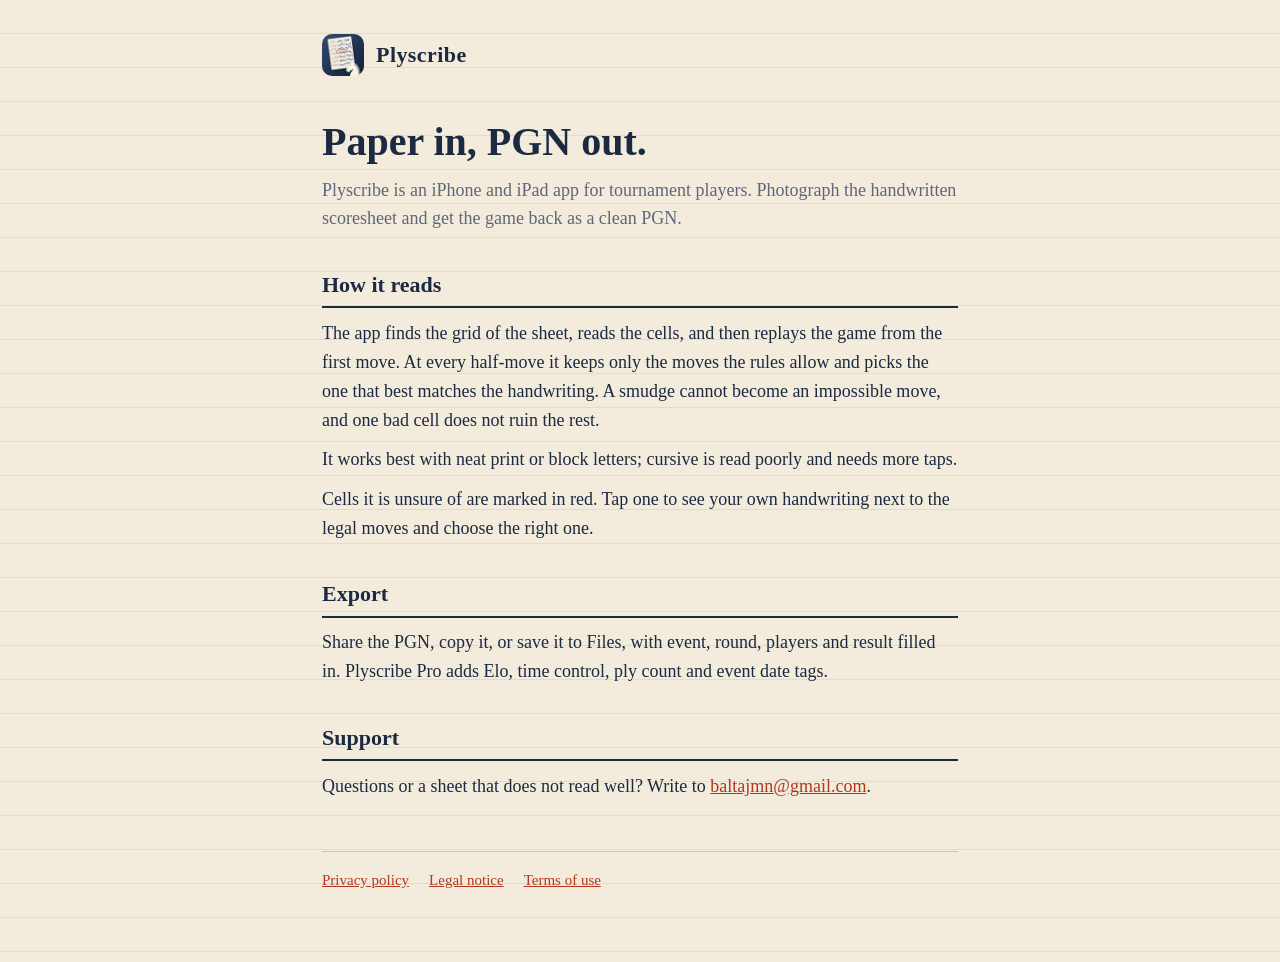
<file: index.html>
<!doctype html>
<html lang="en">
<head>
<meta charset="utf-8">
<meta name="viewport" content="width=device-width, initial-scale=1">
<title>Plyscribe: scoresheet photo to PGN</title>
<meta name="description" content="Plyscribe reads a photographed handwritten chess scoresheet and writes a clean PGN, checking every move against the rules.">
<link rel="canonical" href="https://plyscribe.baltajmn.dev/">
<link rel="icon" href="/ply/icon-64.png" type="image/png">
<link rel="stylesheet" href="/ply/site.css">
</head>
<body>
<main>
<a class="brand" href="/"><img src="/ply/icon-180.png" alt="">Plyscribe</a>
<h1>Paper in, PGN out.</h1>
<p class="lede">Plyscribe is an iPhone and iPad app for tournament players. Photograph the handwritten scoresheet and get the game back as a clean PGN.</p>
<h2>How it reads</h2>
<p>The app finds the grid of the sheet, reads the cells, and then replays the game from the first move. At every half-move it keeps only the moves the rules allow and picks the one that best matches the handwriting. A smudge cannot become an impossible move, and one bad cell does not ruin the rest.</p>
<p>It works best with neat print or block letters; cursive is read poorly and needs more taps.</p>
<p>Cells it is unsure of are marked in red. Tap one to see your own handwriting next to the legal moves and choose the right one.</p>
<h2>Export</h2>
<p>Share the PGN, copy it, or save it to Files, with event, round, players and result filled in. Plyscribe Pro adds Elo, time control, ply count and event date tags.</p>
<h2>Support</h2>
<p>Questions or a sheet that does not read well? Write to <a href="mailto:baltajmn@gmail.com?subject=Plyscribe">baltajmn@gmail.com</a>.</p>
<footer><a href="/privacy/">Privacy policy</a><a href="/legal.html">Legal notice</a><a href="https://www.apple.com/legal/internet-services/itunes/dev/stdeula/">Terms of use</a></footer>
</main>
</body>
</html>
</file>
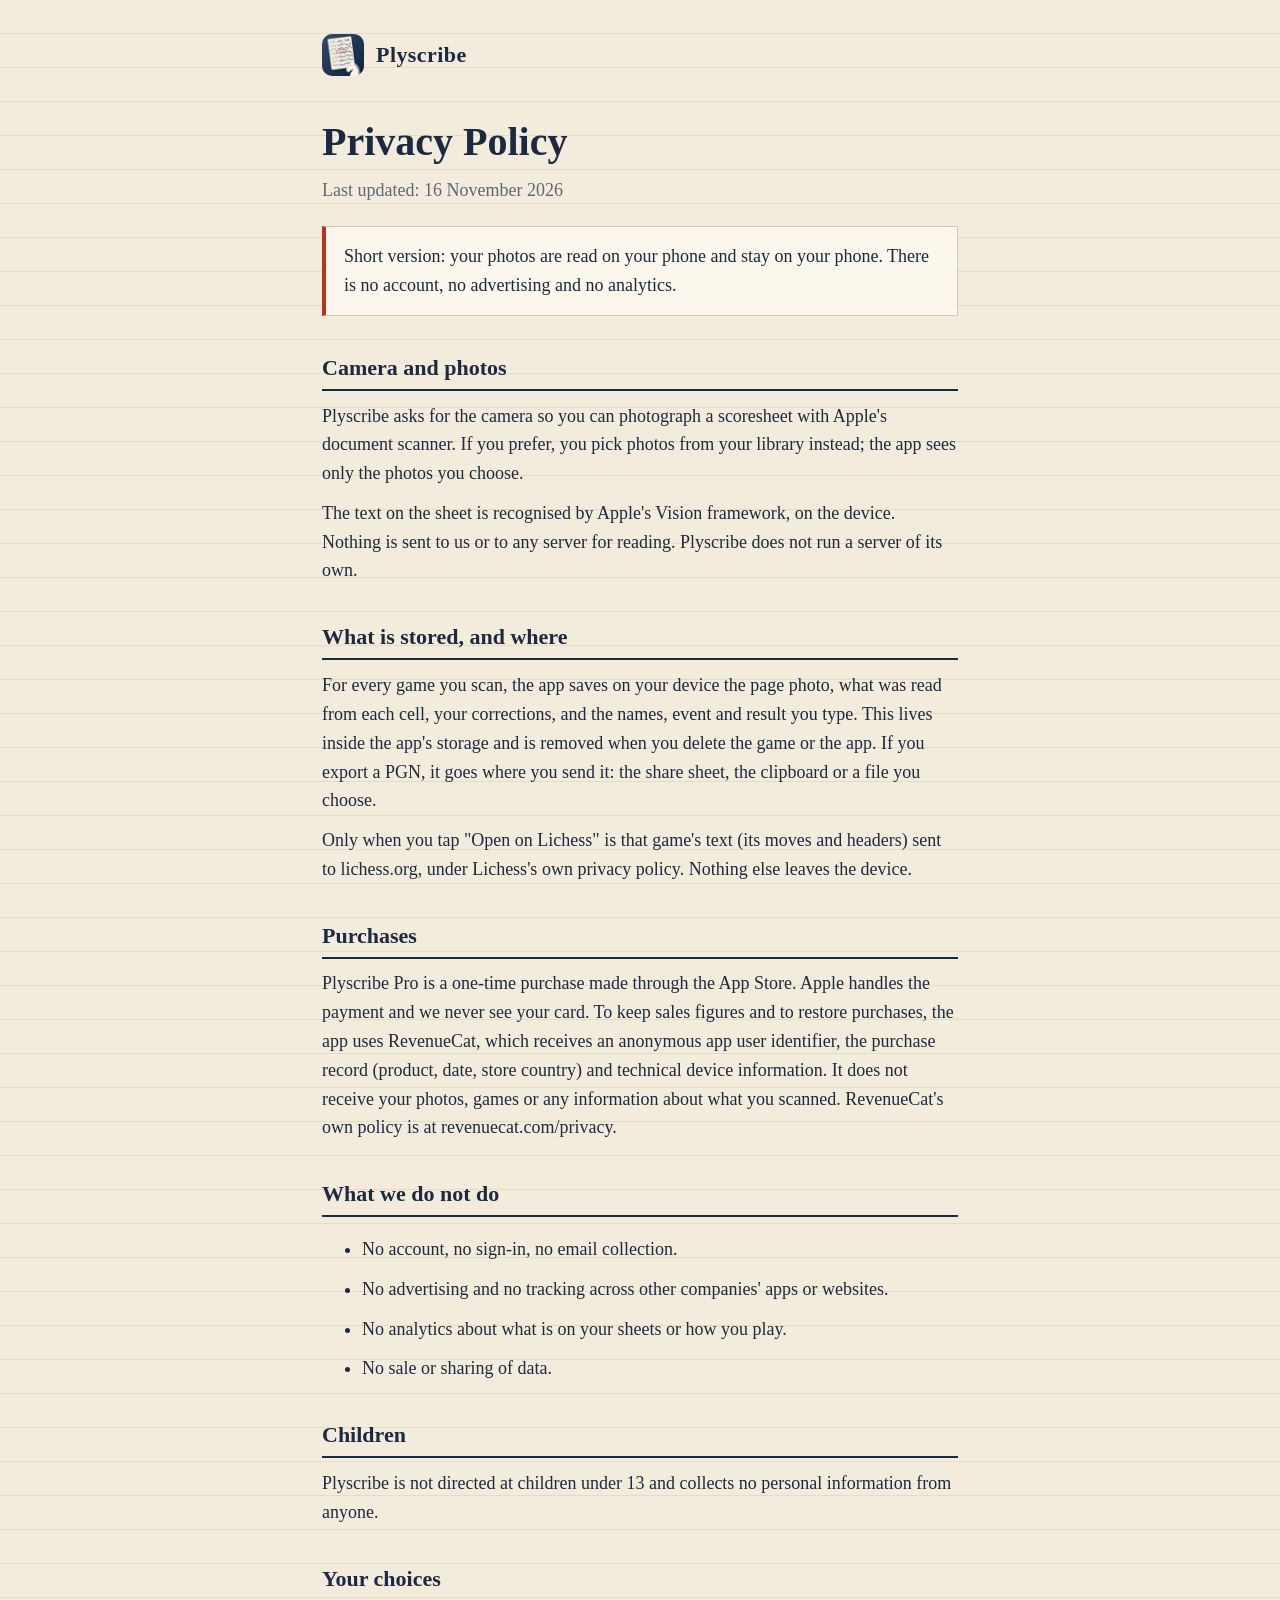
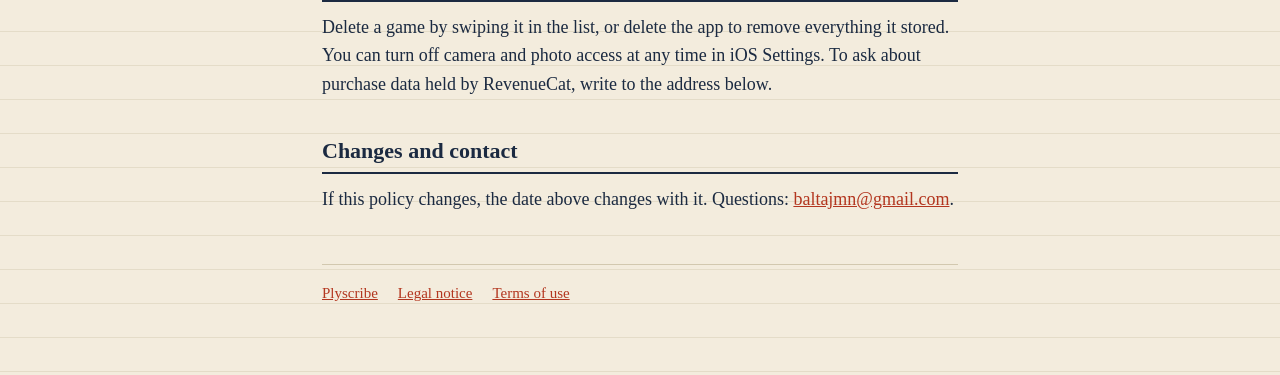
<file: privacy/index.html>
<!doctype html>
<html lang="en">
<head>
<meta charset="utf-8">
<meta name="viewport" content="width=device-width, initial-scale=1">
<title>Plyscribe Privacy Policy</title>
<meta name="description" content="Plyscribe reads your scoresheet photos on your device. No account, no tracking, no uploads.">
<link rel="canonical" href="https://plyscribe.baltajmn.dev/privacy/">
<link rel="icon" href="/ply/icon-64.png" type="image/png">
<link rel="stylesheet" href="/ply/site.css">
</head>
<body>
<main>
<a class="brand" href="/"><img src="/ply/icon-180.png" alt="">Plyscribe</a>
<h1>Privacy Policy</h1>
<p class="lede">Last updated: 16 November 2026</p>
<div class="box"><p>Short version: your photos are read on your phone and stay on your phone. There is no account, no advertising and no analytics.</p></div>
<h2>Camera and photos</h2>
<p>Plyscribe asks for the camera so you can photograph a scoresheet with Apple's document scanner. If you prefer, you pick photos from your library instead; the app sees only the photos you choose.</p>
<p>The text on the sheet is recognised by Apple's Vision framework, on the device. Nothing is sent to us or to any server for reading. Plyscribe does not run a server of its own.</p>
<h2>What is stored, and where</h2>
<p>For every game you scan, the app saves on your device the page photo, what was read from each cell, your corrections, and the names, event and result you type. This lives inside the app's storage and is removed when you delete the game or the app. If you export a PGN, it goes where you send it: the share sheet, the clipboard or a file you choose.</p>
<p>Only when you tap "Open on Lichess" is that game's text (its moves and headers) sent to lichess.org, under Lichess's own privacy policy. Nothing else leaves the device.</p>
<h2>Purchases</h2>
<p>Plyscribe Pro is a one-time purchase made through the App Store. Apple handles the payment and we never see your card. To keep sales figures and to restore purchases, the app uses RevenueCat, which receives an anonymous app user identifier, the purchase record (product, date, store country) and technical device information. It does not receive your photos, games or any information about what you scanned. RevenueCat's own policy is at revenuecat.com/privacy.</p>
<h2>What we do not do</h2>
<ul>
<li>No account, no sign-in, no email collection.</li>
<li>No advertising and no tracking across other companies' apps or websites.</li>
<li>No analytics about what is on your sheets or how you play.</li>
<li>No sale or sharing of data.</li>
</ul>
<h2>Children</h2>
<p>Plyscribe is not directed at children under 13 and collects no personal information from anyone.</p>
<h2>Your choices</h2>
<p>Delete a game by swiping it in the list, or delete the app to remove everything it stored. You can turn off camera and photo access at any time in iOS Settings. To ask about purchase data held by RevenueCat, write to the address below.</p>
<h2>Changes and contact</h2>
<p>If this policy changes, the date above changes with it. Questions: <a href="mailto:baltajmn@gmail.com?subject=Plyscribe%20privacy">baltajmn@gmail.com</a>.</p>
<footer><a href="/">Plyscribe</a><a href="/legal.html">Legal notice</a><a href="https://www.apple.com/legal/internet-services/itunes/dev/stdeula/">Terms of use</a></footer>
</main>
</body>
</html>
</file>
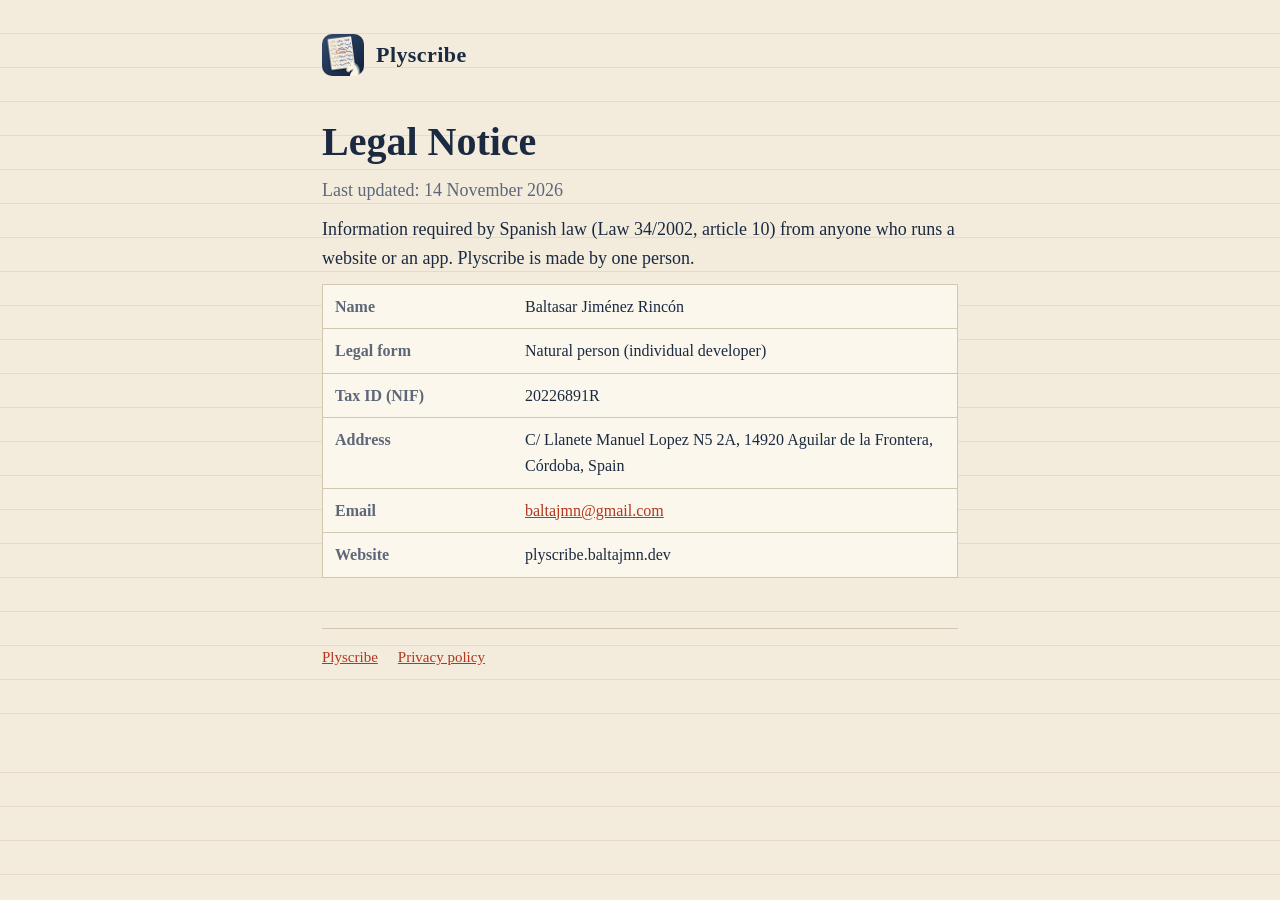
<file: legal.html>
<!doctype html>
<html lang="en">
<head>
<meta charset="utf-8">
<meta name="viewport" content="width=device-width, initial-scale=1">
<title>Plyscribe Legal Notice</title>
<meta name="description" content="Legal notice of Plyscribe: who makes it and how to get in touch.">
<link rel="canonical" href="https://plyscribe.baltajmn.dev/legal.html">
<link rel="icon" href="/ply/icon-64.png" type="image/png">
<link rel="stylesheet" href="/ply/site.css">
</head>
<body>
<main>
<a class="brand" href="/"><img src="/ply/icon-180.png" alt="">Plyscribe</a>
<h1>Legal Notice</h1>
<p class="lede">Last updated: 14 November 2026</p>
<p>Information required by Spanish law (Law 34/2002, article 10) from anyone who runs a website or an app. Plyscribe is made by one person.</p>
<table>
<tr><th>Name</th><td>Baltasar Jiménez Rincón</td></tr>
<tr><th>Legal form</th><td>Natural person (individual developer)</td></tr>
<tr><th>Tax ID (NIF)</th><td>20226891R</td></tr>
<tr><th>Address</th><td>C/ Llanete Manuel Lopez N5 2A, 14920 Aguilar de la Frontera, Córdoba, Spain</td></tr>
<tr><th>Email</th><td><a href="mailto:baltajmn@gmail.com">baltajmn@gmail.com</a></td></tr>
<tr><th>Website</th><td>plyscribe.baltajmn.dev</td></tr>
</table>
<footer><a href="/">Plyscribe</a><a href="/privacy/">Privacy policy</a></footer>
</main>
</body>
</html>
</file>
<file: ply/site.css>
:root { --paper:#f3ecdd; --sheet:#fbf7ec; --ink:#1b2a41; --soft:#5e6779; --rule:#d2c8af; --pen:#b3361f; }
* { box-sizing: border-box; }
body { margin:0; background:var(--paper) repeating-linear-gradient(to bottom, transparent 0, transparent 33px, rgba(210,200,175,.45) 33px, rgba(210,200,175,.45) 34px); color:var(--ink); font:18px/1.6 "New York", Georgia, "Times New Roman", serif; }
main { max-width:680px; margin:0 auto; padding:34px 22px 70px; }
.brand { display:inline-flex; align-items:center; gap:12px; color:var(--ink); text-decoration:none; font-weight:700; font-size:22px; letter-spacing:.02em; }
.brand img { width:42px; height:42px; border-radius:10px; }
h1 { font-size:40px; line-height:1.15; margin:34px 0 8px; }
h2 { font-size:22px; margin:34px 0 6px; padding-bottom:4px; border-bottom:2px solid var(--ink); }
p, li { margin:.6em 0; }
.lede { color:var(--soft); }
.box { background:var(--sheet); border:1px solid var(--rule); border-left:4px solid var(--pen); padding:4px 18px; margin:22px 0; }
a { color:var(--pen); }
table { width:100%; border-collapse:collapse; background:var(--sheet); border:1px solid var(--rule); }
th, td { text-align:left; padding:9px 12px; border-bottom:1px solid var(--rule); vertical-align:top; font-size:16px; }
th { width:30%; color:var(--soft); font-weight:600; }
footer { margin-top:50px; padding-top:16px; border-top:1px solid var(--rule); font-size:15px; display:flex; gap:20px; flex-wrap:wrap; }
.stamp { display:inline-block; border:2px solid var(--pen); color:var(--pen); padding:2px 10px; border-radius:4px; transform:rotate(-3deg); font:700 16px ui-monospace, Menlo, monospace; }
</file>
